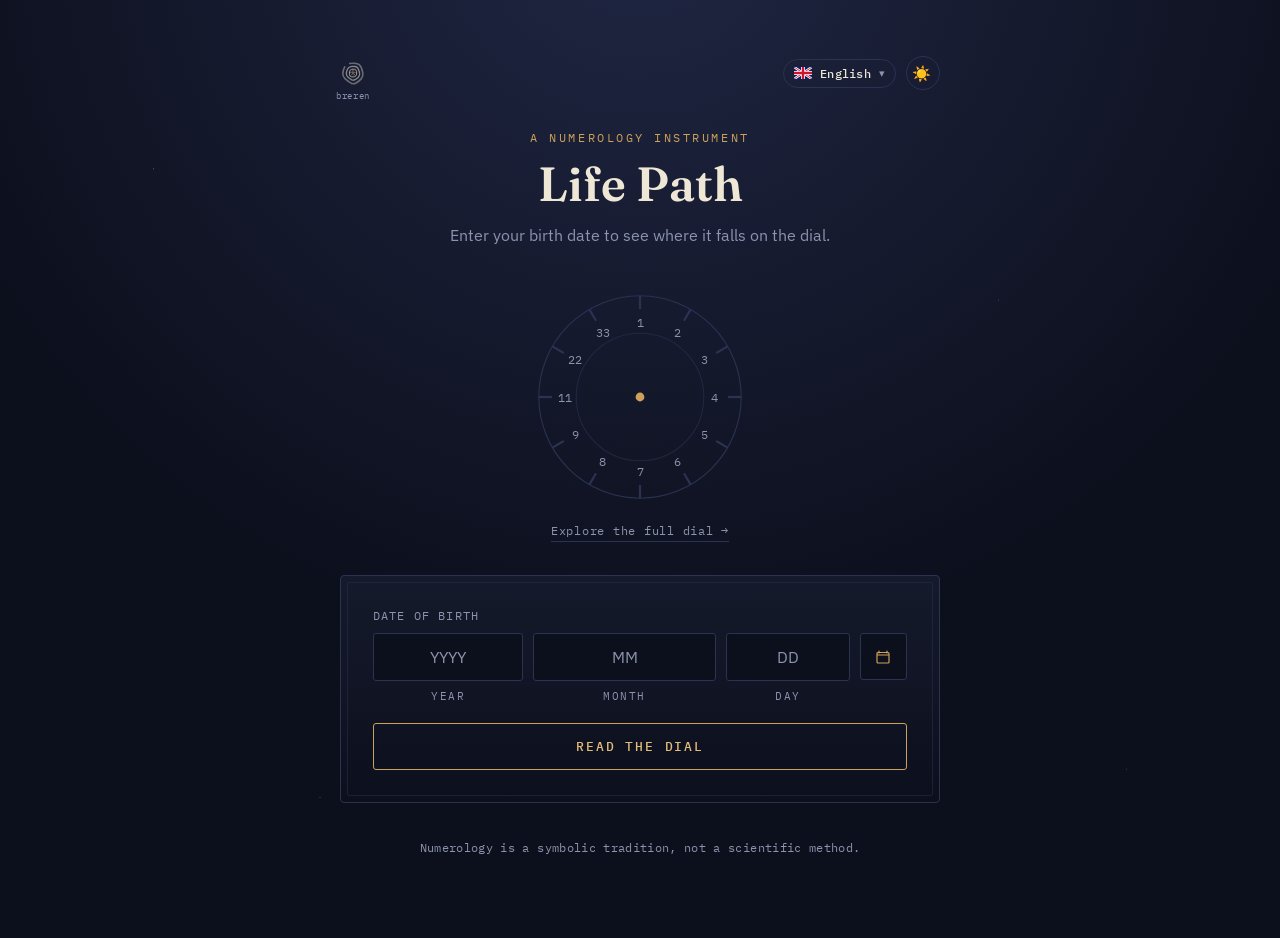
<file: src/index.html>
<!DOCTYPE html>
<html lang="en">
<head>
<meta charset="UTF-8">
<meta name="viewport" content="width=device-width, initial-scale=1.0">
<script>
(function () {
  var STORAGE_KEY = 'lifepath-theme';
  var fromQuery = new URLSearchParams(location.search).get('theme');
  var theme = (fromQuery === 'light' || fromQuery === 'dark') ? fromQuery : (localStorage.getItem(STORAGE_KEY) || 'dark');
  if (fromQuery) localStorage.setItem(STORAGE_KEY, theme);
  document.documentElement.setAttribute('data-theme', theme);
})();
</script>
<title>Life Path Number Calculator</title>
<link rel="stylesheet" href="styles.css">
</head>
<body>
<div class="container">
  <div class="topbar">
    <div class="topbar-left">
      <div class="topbar-brand">
        <a href="https://breren.com" class="topbar-logo" title="breren">
          <svg class="topbar-logo-svg" viewBox="0 0 512 512" role="img" aria-label="breren">
            <path class="outer" fill="none" stroke-width="32" stroke-linecap="round"
                  d="M 191.0 68.5 Q 256.0 59.9 321.7 67.6 Q 387.3 75.2 412.8 136.1
                     Q 438.2 196.8 449.0 259.5 Q 459.8 322.2 417.5 371.3
                     Q 375.2 420.2 315.6 452.1 Q 256.0 484.0 200.4 446.5
                     Q 144.7 409.1 97.4 366.0 Q 50.0 322.9 55.5 257.7
                     Q 60.8 192.6 93.4 134.8"/>
            <path class="middle" fill="none" stroke-width="26"
                  d="M 212.5 128.8 Q 256.0 121.5 300.2 127.9 Q 344.5 134.2 361.0 175.4
                     Q 377.4 216.6 386.1 258.9 Q 394.7 301.1 365.6 333.9
                     Q 336.4 366.7 296.2 387.7 Q 256.0 408.8 219.2 383.1
                     Q 182.2 357.5 150.9 329.0 Q 119.4 300.3 124.8 257.7
                     Q 130.3 215.2 149.5 175.6 Q 168.9 136.1 212.5 128.8 Z"/>
            <path class="inner" fill="none" stroke-width="19"
                  d="M 225.3 185.4 Q 256.0 176.2 288.3 183.8 Q 320.5 191.5 325.9 223.7
                     Q 331.2 256.0 325.1 287.5 Q 318.9 318.9 287.5 328.5
                     Q 256.0 338.1 222.9 330.1 Q 189.9 322.1 186.5 289.1
                     Q 183.0 256.0 188.9 225.3 Q 194.8 194.8 225.3 185.4 Z"/>
            <circle class="hut" cx="256.0" cy="216.7" r="15.6"/>
            <circle class="hut" cx="291.5" cy="244.4" r="12.0"/>
            <circle class="hut" cx="280.2" cy="289.3" r="13.2"/>
            <circle class="hut" cx="235.2" cy="284.7" r="10.8"/>
            <circle class="hut" cx="215.2" cy="242.7" r="14.4"/>
            <circle class="hut" cx="256.0" cy="256.0" r="18.0"/>
          </svg>
        </a>
        <span class="topbar-logo-caption">breren</span>
      </div>
    </div>
    <div class="topbar-right">
      <div class="lang-picker">
        <button class="lang-trigger" id="lang-trigger" type="button" aria-haspopup="listbox" aria-expanded="false">
          <span class="flag" id="lang-trigger-flag"></span>
          <span id="lang-trigger-name"></span>
          <span class="chevron">▾</span>
        </button>
        <ul class="lang-menu" id="lang-menu" role="listbox" hidden></ul>
      </div>
      <button class="theme-btn" id="theme-toggle" type="button"></button>
    </div>
  </div>

  <span class="eyebrow" id="txtEyebrow"></span>
  <h1 id="txtTitle"></h1>
  <p class="subtitle" id="txtSubtitle"></p>

  <a class="dial-wrap dial-link" id="dialWrap" href="numbers.html"></a>
  <p class="dial-caption"><a href="numbers.html" id="txtDialCaption"></a></p>

  <div class="card">
    <div class="dob-label-row">
      <label id="dobLabel"></label>
      <button type="button" id="dobClear" class="dob-clear" hidden></button>
    </div>
    <div class="dob-picker">
      <div class="dob-row">
        <div class="dob-field">
          <input type="number" id="dobYear" aria-labelledby="dobLabel" placeholder="YYYY" autocomplete="off">
          <span class="dob-field-label" id="txtYearLabel"></span>
        </div>
        <div class="dob-field">
          <input type="text" id="dobMonth" aria-labelledby="dobLabel" placeholder="MM" autocomplete="off">
          <span class="dob-field-label" id="txtMonthLabel"></span>
        </div>
        <div class="dob-field">
          <input type="number" id="dobDay" aria-labelledby="dobLabel" placeholder="DD" autocomplete="off">
          <span class="dob-field-label" id="txtDayLabel"></span>
        </div>
        <div class="dob-field dob-field-toggle">
          <button type="button" id="dobTrigger" class="dob-cal-toggle" aria-haspopup="dialog" aria-expanded="false">
            <svg width="16" height="16" viewBox="0 0 16 16" aria-hidden="true">
              <path d="M4 2v2M12 2v2M2.5 6h11M3 3.5h10a1 1 0 0 1 1 1V13a1 1 0 0 1-1 1H3a1 1 0 0 1-1-1V4.5a1 1 0 0 1 1-1Z" fill="none" stroke="currentColor" stroke-width="1.2" stroke-linecap="round" stroke-linejoin="round"/>
            </svg>
          </button>
          <span class="dob-field-label" aria-hidden="true">&nbsp;</span>
        </div>
      </div>

      <div id="dobPopup" class="dob-popup" role="dialog" aria-label="Choose date of birth" hidden>
        <div class="dob-popup-jump">
          <select id="calYear" aria-label="Year"></select>
          <select id="calMonth" aria-label="Month"></select>
        </div>
        <div class="dob-weekdays" id="dobWeekdays"></div>
        <div id="calGrid" class="dob-grid"></div>
      </div>
    </div>
    <button id="calculate"></button>
  </div>

  <div class="card" id="result">
    <div class="number-display">
      <div class="big" id="number"></div>
      <div class="title" id="numberTitle"></div>
    </div>
    <div class="meaning" id="meaning"></div>
    <div class="details" id="details"></div>
    <div class="figures" id="figures"></div>
    <button class="breakdown-toggle" id="toggleBreakdown"></button>
    <div class="breakdown" id="breakdown" style="display:none;"></div>
  </div>

  <footer id="txtFooter"></footer>
</div>

<script src="data.js"></script>
<script src="wheel.js"></script>
<script src="theme.js"></script>
<script src="i18n/engine.js"></script>
<script src="i18n/en.js"></script>
<script src="i18n/es.js"></script>
<script src="i18n/gl.js"></script>
<script src="i18n/zh.js"></script>
<script src="i18n/hi.js"></script>
<script src="i18n/ar.js"></script>
<script src="i18n/fr.js"></script>
<script src="i18n/bn.js"></script>
<script src="i18n/pt.js"></script>
<script src="i18n/ru.js"></script>
<script src="i18n/ur.js"></script>
<script src="i18n/id.js"></script>
<script src="i18n/de.js"></script>
<script src="i18n/ja.js"></script>
<script src="i18n/sw.js"></script>
<script src="i18n/te.js"></script>
<script src="i18n/tr.js"></script>
<script src="i18n/ta.js"></script>
<script src="i18n/vi.js"></script>
<script src="i18n/ko.js"></script>
<script src="i18n/it.js"></script>
<script src="i18n/fa.js"></script>
<script src="i18n/pa.js"></script>
<script src="i18n/th.js"></script>
<script src="i18n/eo.js"></script>
<script src="people.js"></script>
<script>
  function reduce(n, steps) {
    while (n > 9 && n !== 11 && n !== 22 && n !== 33) {
      const digits = String(n).split('').map(Number);
      const next = digits.reduce((a, b) => a + b, 0);
      steps.push(`${digits.join(' + ')} = ${next}`);
      n = next;
    }
    return n;
  }

  function calculateLifePath(year, month, day) {
    const steps = [];

    steps.push(`Month: ${month}`);
    const mSteps = [];
    const m = reduce(month, mSteps);
    mSteps.forEach(s => steps.push('  ' + s));
    steps.push(`  -> ${m}`);

    steps.push(`Day: ${day}`);
    const dSteps = [];
    const d = reduce(day, dSteps);
    dSteps.forEach(s => steps.push('  ' + s));
    steps.push(`  -> ${d}`);

    steps.push(`Year: ${year}`);
    const ySteps = [];
    const y = reduce(year, ySteps);
    ySteps.forEach(s => steps.push('  ' + s));
    steps.push(`  -> ${y}`);

    const total = m + d + y;
    steps.push(`Sum: ${m} + ${d} + ${y} = ${total}`);

    const finalSteps = [];
    const result = reduce(total, finalSteps);
    finalSteps.forEach(s => steps.push('  ' + s));

    return { result, breakdown: steps.join('\n') };
  }

  const dial = buildDial(220);
  document.getElementById('dialWrap').appendChild(dial);

  Theme.setupThemeToggle(I18N.t);

  const DOB_STORAGE_KEY = 'lifepath-dob';
  const currentYear = new Date().getFullYear();

  function daysInMonth(year, month) {
    return new Date(year, month, 0).getDate();
  }

  const trigger = document.getElementById('dobTrigger');
  const popup = document.getElementById('dobPopup');
  const yearSelect = document.getElementById('calYear');
  const monthSelect = document.getElementById('calMonth');
  const grid = document.getElementById('calGrid');
  const yearInput = document.getElementById('dobYear');
  const monthInput = document.getElementById('dobMonth');
  const dayInput = document.getElementById('dobDay');
  const dobClearBtn = document.getElementById('dobClear');

  const yearOpts = [];
  for (let y = currentYear; y >= 1900; y--) yearOpts.push(y);
  yearSelect.innerHTML = yearOpts.map(y => `<option value="${y}">${y}</option>`).join('');

  yearInput.min = 1900;
  yearInput.max = currentYear;

  let viewYear = currentYear - 25;
  let viewMonth = 0; // 0-11

  function monthNames() {
    return I18N.t('monthNames');
  }

  function parseMonth(raw) {
    const value = String(raw).trim();
    if (!value) return null;
    if (/^\d+$/.test(value)) {
      const n = Number(value);
      return n >= 1 && n <= 12 ? n : null;
    }
    const lower = value.toLowerCase();
    const idx = monthNames().findIndex(name => name.toLowerCase().startsWith(lower));
    return idx === -1 ? null : idx + 1;
  }

  function getSelected() {
    const year = Number(yearInput.value);
    const month = parseMonth(monthInput.value);
    const day = Number(dayInput.value);
    if (!yearInput.value || year < 1900 || year > currentYear) return null;
    if (month === null) return null;
    if (!dayInput.value || day < 1 || day > daysInMonth(year, month)) return null;
    return { year, month, day };
  }

  function updateClearVisibility() {
    dobClearBtn.hidden = !(yearInput.value || monthInput.value || dayInput.value);
  }

  function saveDob() {
    const selected = getSelected();
    if (selected) {
      localStorage.setItem(DOB_STORAGE_KEY, JSON.stringify(selected));
    } else if (!yearInput.value && !monthInput.value && !dayInput.value) {
      localStorage.removeItem(DOB_STORAGE_KEY);
    }
  }

  function loadDob() {
    try {
      const raw = localStorage.getItem(DOB_STORAGE_KEY);
      if (!raw) return;
      const saved = JSON.parse(raw);
      if (!saved || !saved.year || !saved.month || !saved.day) return;
      yearInput.value = saved.year;
      monthInput.value = saved.month;
      dayInput.value = saved.day;
    } catch (e) {
      localStorage.removeItem(DOB_STORAGE_KEY);
    }
  }

  function clearDob() {
    yearInput.value = '';
    monthInput.value = '';
    dayInput.value = '';
    localStorage.removeItem(DOB_STORAGE_KEY);
    updateClearVisibility();
    resultEl.classList.remove('visible');
    yearInput.focus();
  }

  function renderGrid() {
    yearSelect.value = viewYear;
    monthSelect.value = viewMonth;

    const selected = getSelected();
    const firstWeekday = new Date(viewYear, viewMonth, 1).getDay();
    const total = daysInMonth(viewYear, viewMonth + 1);

    grid.innerHTML = '';
    for (let i = 0; i < firstWeekday; i++) {
      grid.appendChild(document.createElement('span'));
    }
    for (let d = 1; d <= total; d++) {
      const cell = document.createElement('button');
      cell.type = 'button';
      cell.className = 'dob-day';
      cell.textContent = d;
      if (selected && selected.year === viewYear && selected.month === viewMonth + 1 && selected.day === d) {
        cell.classList.add('dob-day-selected');
        cell.setAttribute('aria-selected', 'true');
      }
      cell.addEventListener('click', () => {
        yearInput.value = viewYear;
        monthInput.value = viewMonth + 1;
        dayInput.value = d;
        saveDob();
        updateClearVisibility();
        closePopup();
      });
      grid.appendChild(cell);
    }
  }

  function openPopup() {
    const selected = getSelected();
    const fallbackMonth = parseMonth(monthInput.value);
    viewYear = selected ? selected.year : (Number(yearInput.value) || currentYear - 25);
    viewMonth = selected ? selected.month - 1 : (fallbackMonth !== null ? fallbackMonth - 1 : 0);
    popup.hidden = false;
    trigger.setAttribute('aria-expanded', 'true');
    renderGrid();
  }

  function closePopup() {
    popup.hidden = true;
    trigger.setAttribute('aria-expanded', 'false');
  }

  trigger.addEventListener('click', () => {
    if (popup.hidden) openPopup(); else closePopup();
  });

  yearSelect.addEventListener('change', () => {
    viewYear = Number(yearSelect.value);
    renderGrid();
  });

  monthSelect.addEventListener('change', () => {
    viewMonth = Number(monthSelect.value);
    renderGrid();
  });

  [yearInput, monthInput, dayInput].forEach(el => {
    el.addEventListener('input', () => {
      if (!popup.hidden) renderGrid();
      saveDob();
      updateClearVisibility();
    });
    el.addEventListener('keydown', (e) => {
      if (e.key === 'Enter') btn.click();
    });
  });

  dobClearBtn.addEventListener('click', clearDob);

  document.addEventListener('click', (e) => {
    if (!popup.hidden && !popup.contains(e.target) && !trigger.contains(e.target) &&
      ![yearInput, monthInput, dayInput].includes(e.target)) closePopup();
  });

  document.addEventListener('keydown', (e) => {
    if (e.key === 'Escape' && !popup.hidden) closePopup();
  });

  const btn = document.getElementById('calculate');
  const resultEl = document.getElementById('result');
  const numberEl = document.getElementById('number');
  const numberTitleEl = document.getElementById('numberTitle');
  const meaningEl = document.getElementById('meaning');
  const detailsEl = document.getElementById('details');
  const figuresEl = document.getElementById('figures');
  const breakdownEl = document.getElementById('breakdown');
  const toggleBtn = document.getElementById('toggleBreakdown');
  let breakdownShowing = false;

  toggleBtn.addEventListener('click', () => {
    breakdownShowing = breakdownEl.style.display === 'none';
    breakdownEl.style.display = breakdownShowing ? 'block' : 'none';
    toggleBtn.textContent = I18N.t(breakdownShowing ? 'hideWorking' : 'showWorking');
  });

  btn.addEventListener('click', () => {
    const selected = getSelected();
    if (!selected) {
      const invalid = !yearInput.value || Number(yearInput.value) < 1900 || Number(yearInput.value) > currentYear
        ? yearInput
        : parseMonth(monthInput.value) === null ? monthInput : dayInput;
      invalid.focus();
      return;
    }
    saveDob();
    const { year, month, day } = selected;
    const { result, breakdown } = calculateLifePath(year, month, day);
    const data = I18N.lifePathData()[result];

    setDialActive(dial, result);

    numberEl.textContent = result;
    numberTitleEl.textContent = data ? data.title : '';
    meaningEl.innerHTML = data ? data.meaning : '';

    detailsEl.innerHTML = '';
    if (data && data.details && data.details.length) {
      detailsEl.appendChild(buildDetailsSection(data.details));
    }

    figuresEl.innerHTML = '';
    if (data && data.figures.length) {
      const label = document.createElement('div');
      label.className = 'figures-label';
      label.textContent = I18N.t('figuresLabel');
      figuresEl.appendChild(label);
      figuresEl.appendChild(buildPeopleSection(shuffledCopy(data.figures)));
    }

    breakdownEl.textContent = breakdown;
    breakdownEl.style.display = 'none';
    breakdownShowing = false;
    toggleBtn.textContent = I18N.t('showWorking');
    resultEl.classList.add('visible');
  });

  function applyTexts() {
    document.getElementById('txtEyebrow').textContent = I18N.t('eyebrowIndex');
    document.getElementById('txtTitle').textContent = I18N.t('titleIndex');
    document.getElementById('txtSubtitle').textContent = I18N.t('subtitleIndex');
    document.getElementById('dialWrap').setAttribute('aria-label', I18N.t('dialAriaLabel'));
    document.getElementById('txtDialCaption').textContent = I18N.t('dialCaption');
    document.getElementById('dobLabel').textContent = I18N.t('dobLabel');
    dobClearBtn.textContent = I18N.t('dobClear');
    document.getElementById('txtYearLabel').textContent = I18N.t('yearFieldLabel');
    document.getElementById('txtMonthLabel').textContent = I18N.t('monthFieldLabel');
    document.getElementById('txtDayLabel').textContent = I18N.t('dayFieldLabel');
    trigger.setAttribute('aria-label', I18N.t('openCalendar'));
    btn.textContent = I18N.t('calculateBtn');
    toggleBtn.textContent = I18N.t(breakdownShowing ? 'hideWorking' : 'showWorking');
    document.getElementById('txtFooter').textContent = I18N.t('footerIndex');

    const weekdays = I18N.t('weekdayShort');
    document.getElementById('dobWeekdays').innerHTML = weekdays.map(d => `<span>${d}</span>`).join('');
    monthSelect.innerHTML = monthNames().map((name, i) => `<option value="${i}">${name}</option>`).join('');

    if (!popup.hidden) renderGrid();

    if (resultEl.classList.contains('visible')) {
      btn.click();
    }
  }

  I18N.init(() => {
    applyTexts();
  });

  loadDob();
  updateClearVisibility();
</script>
</body>
</html>
</file>
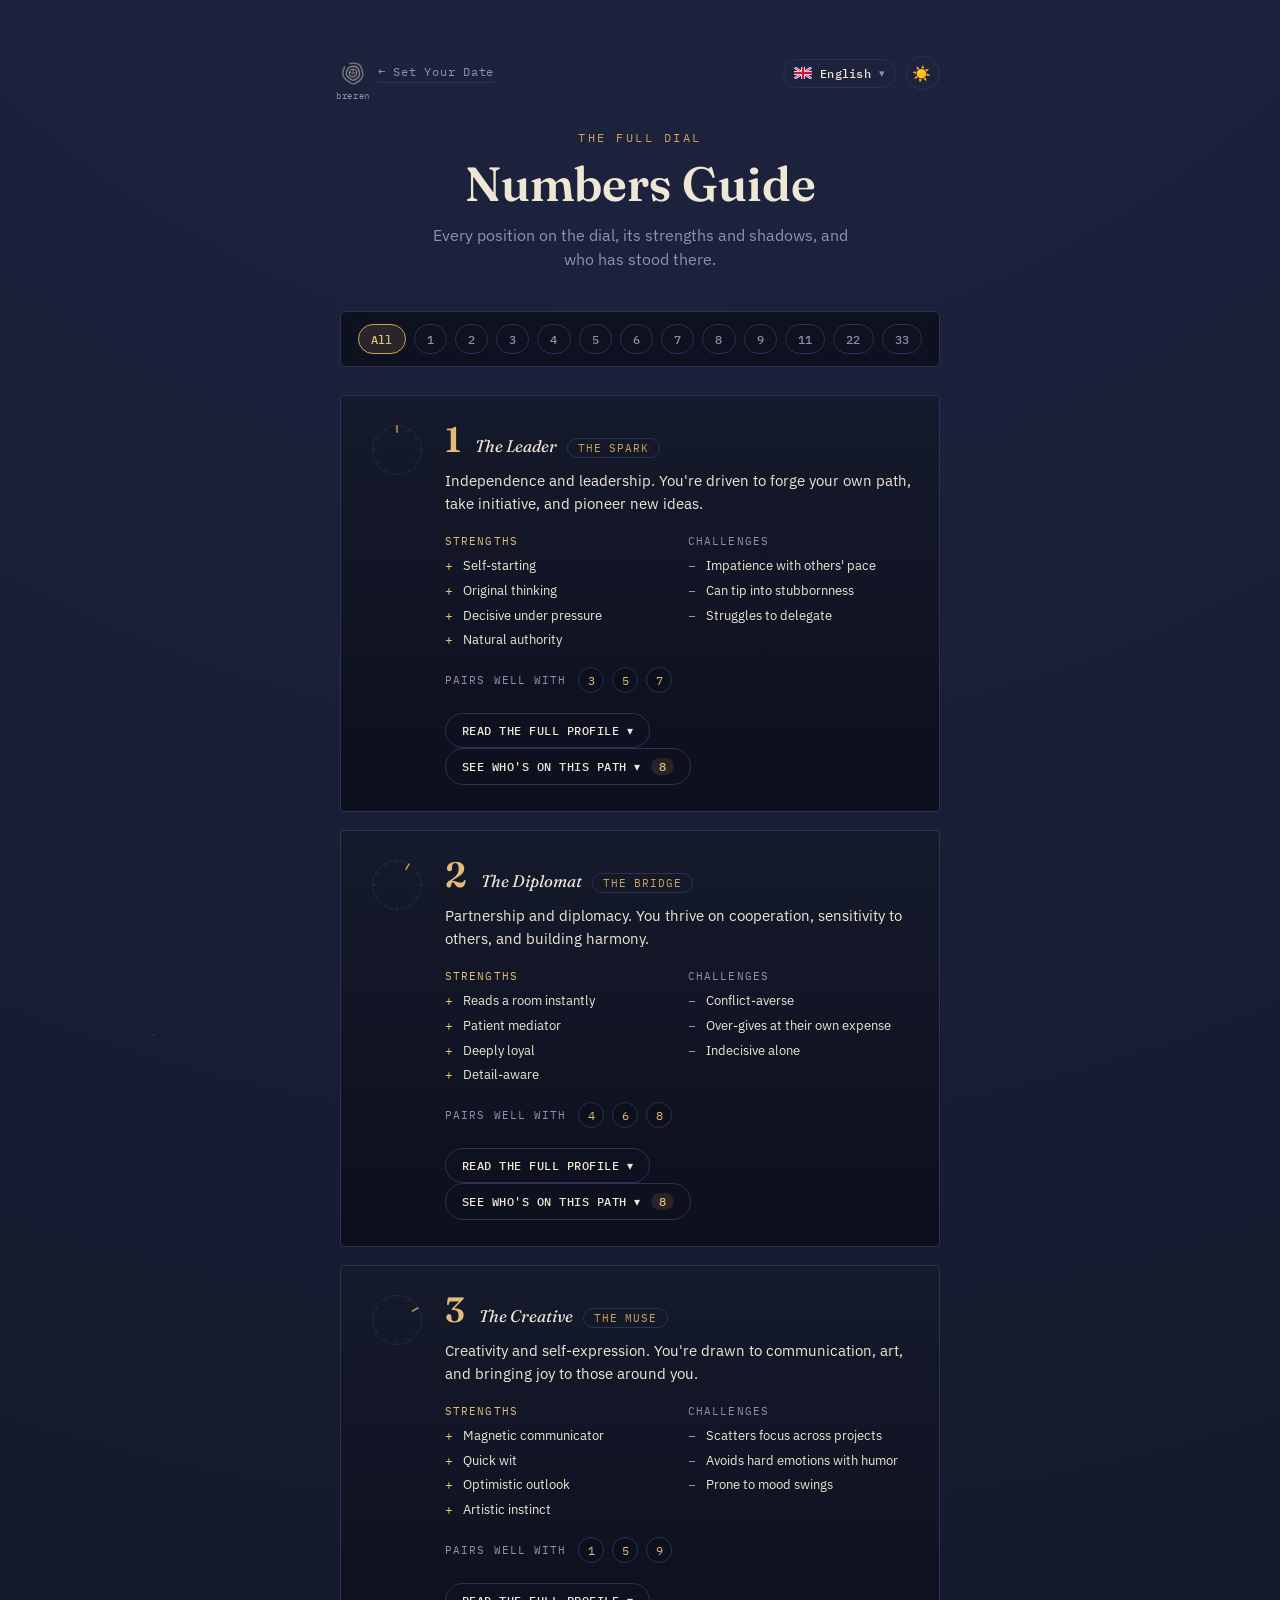
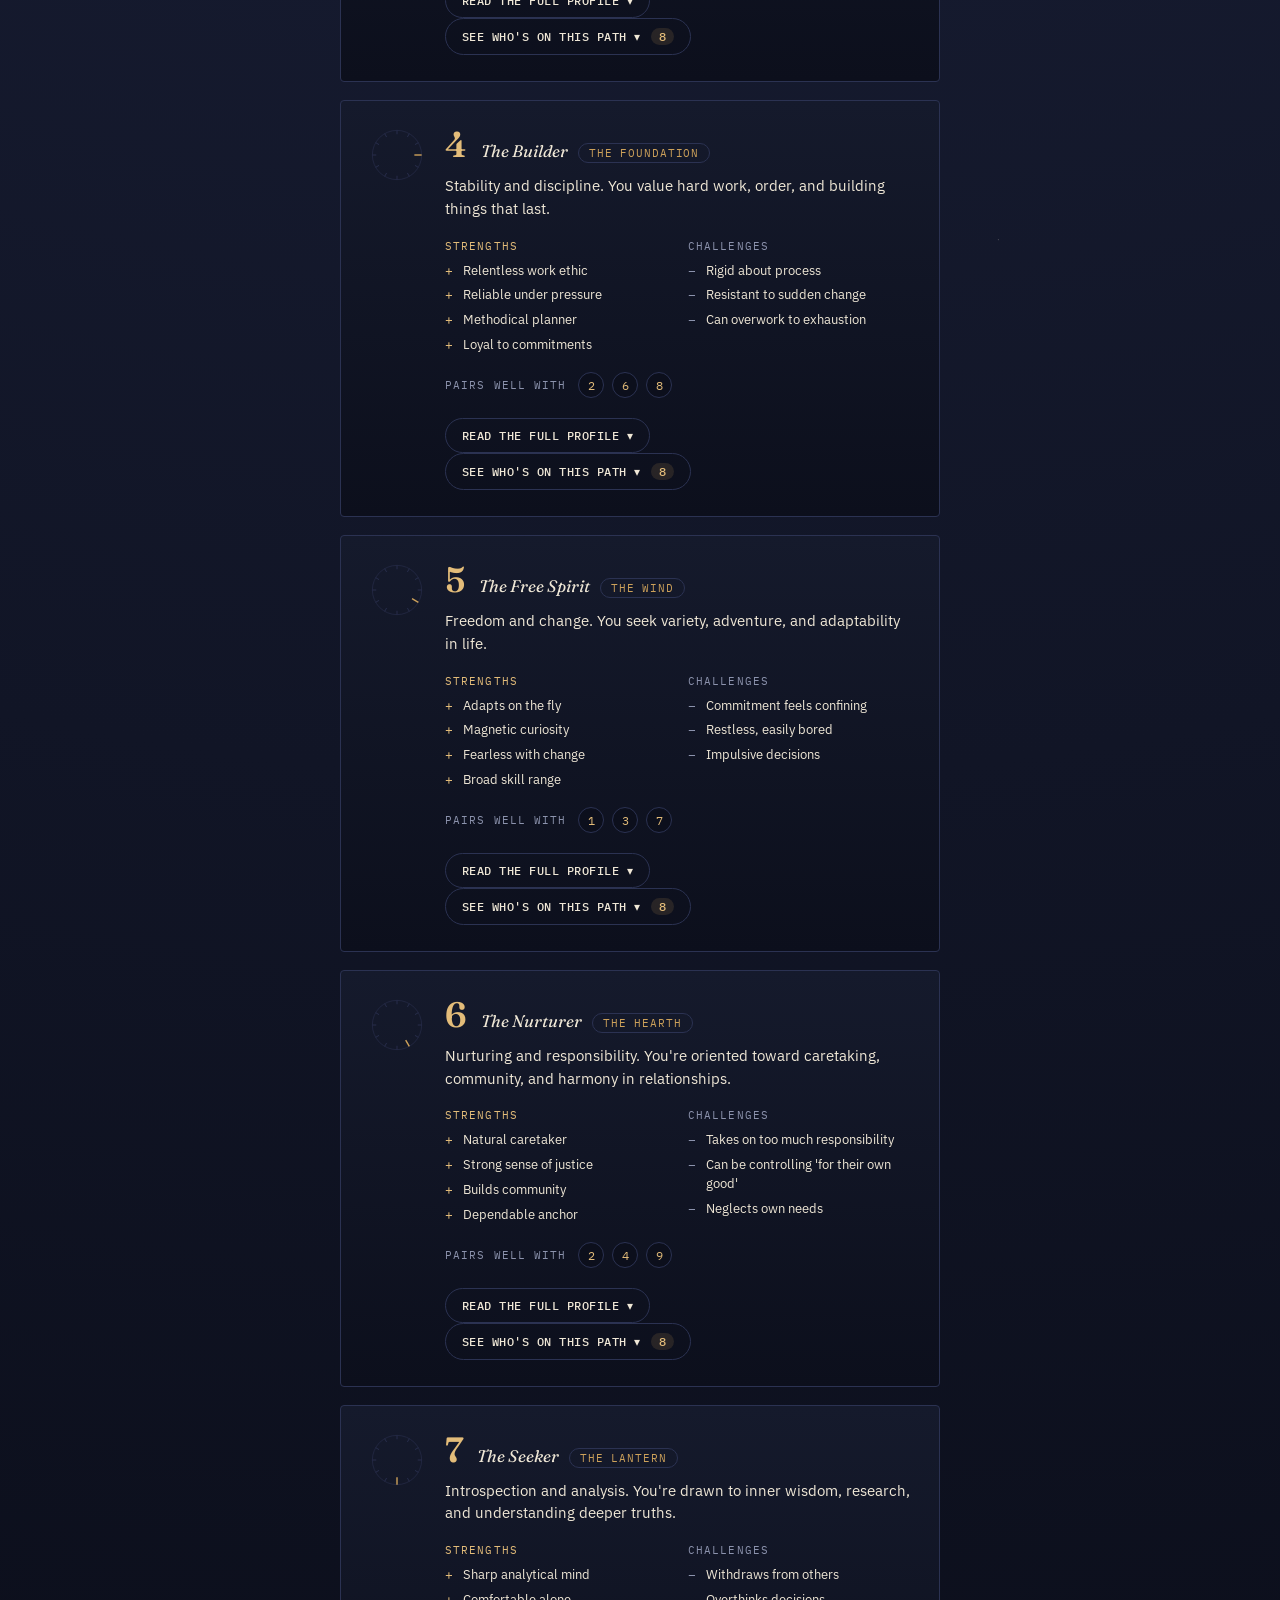
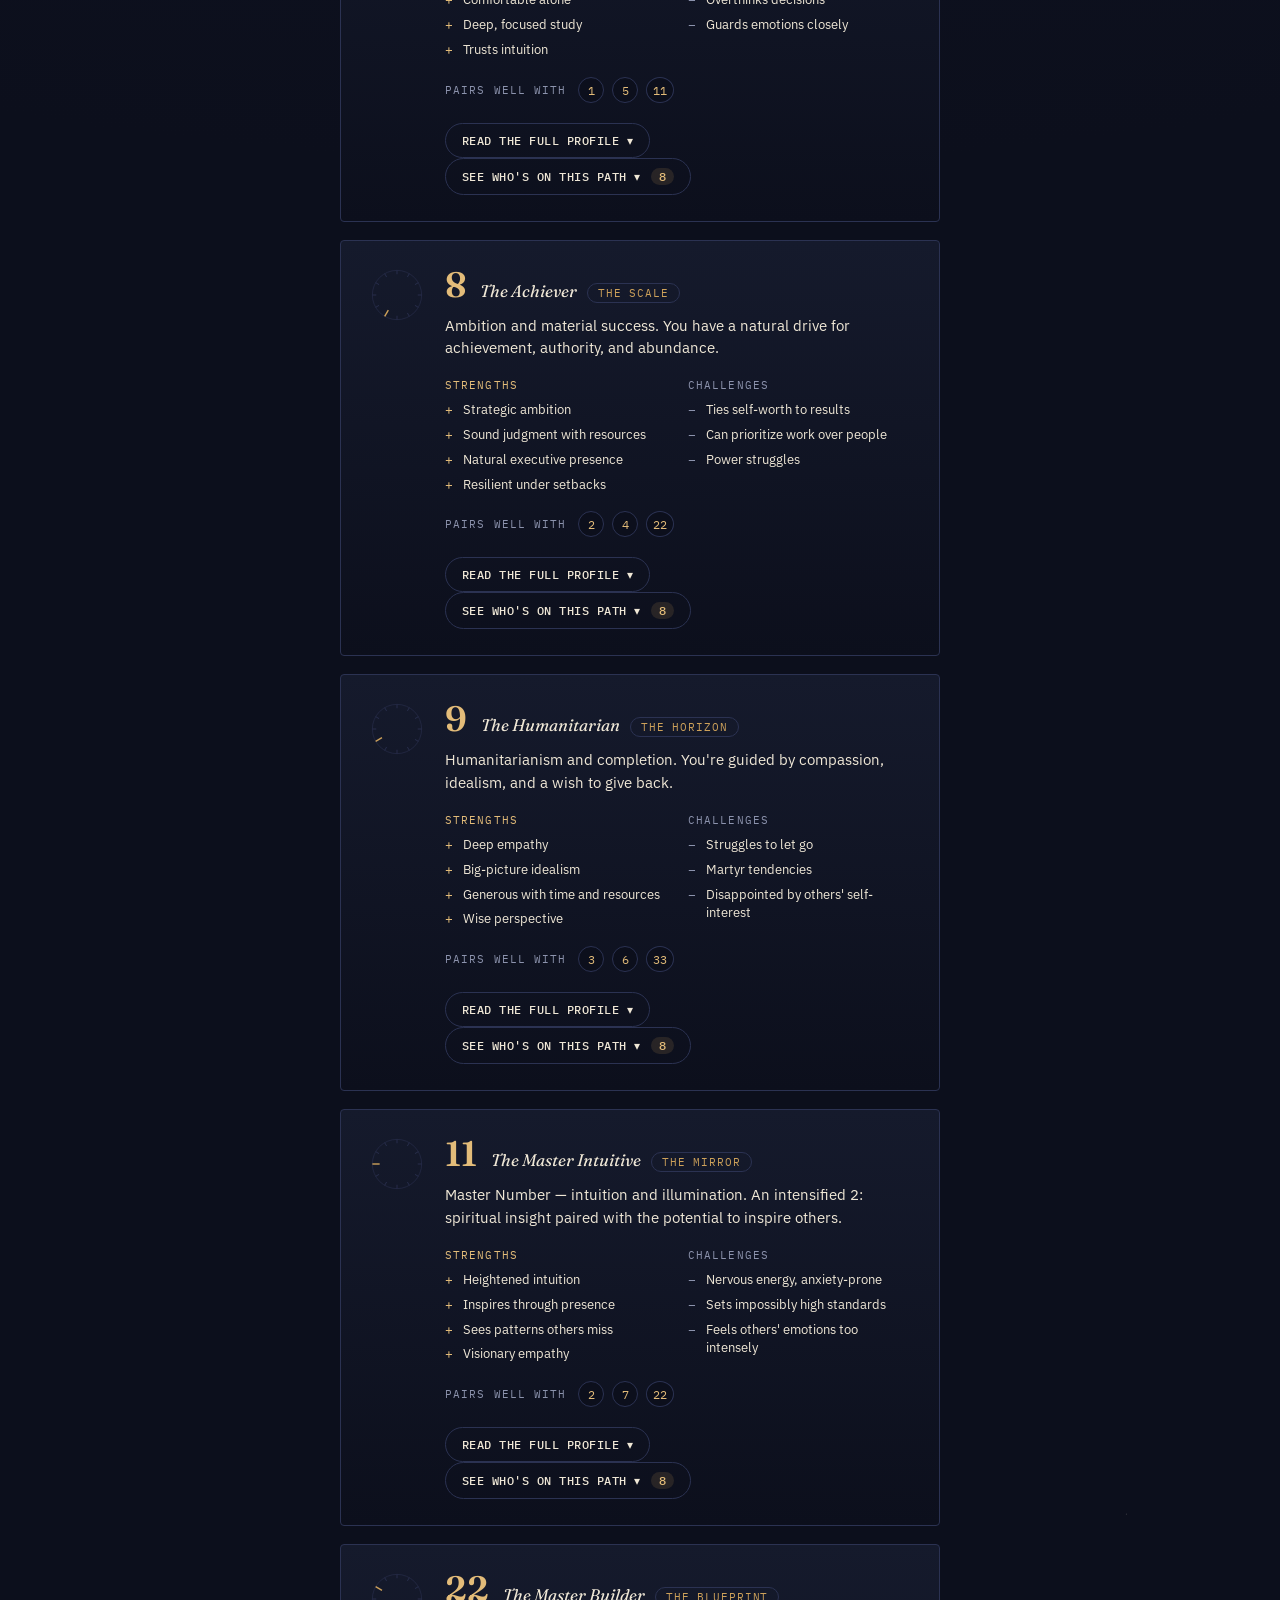
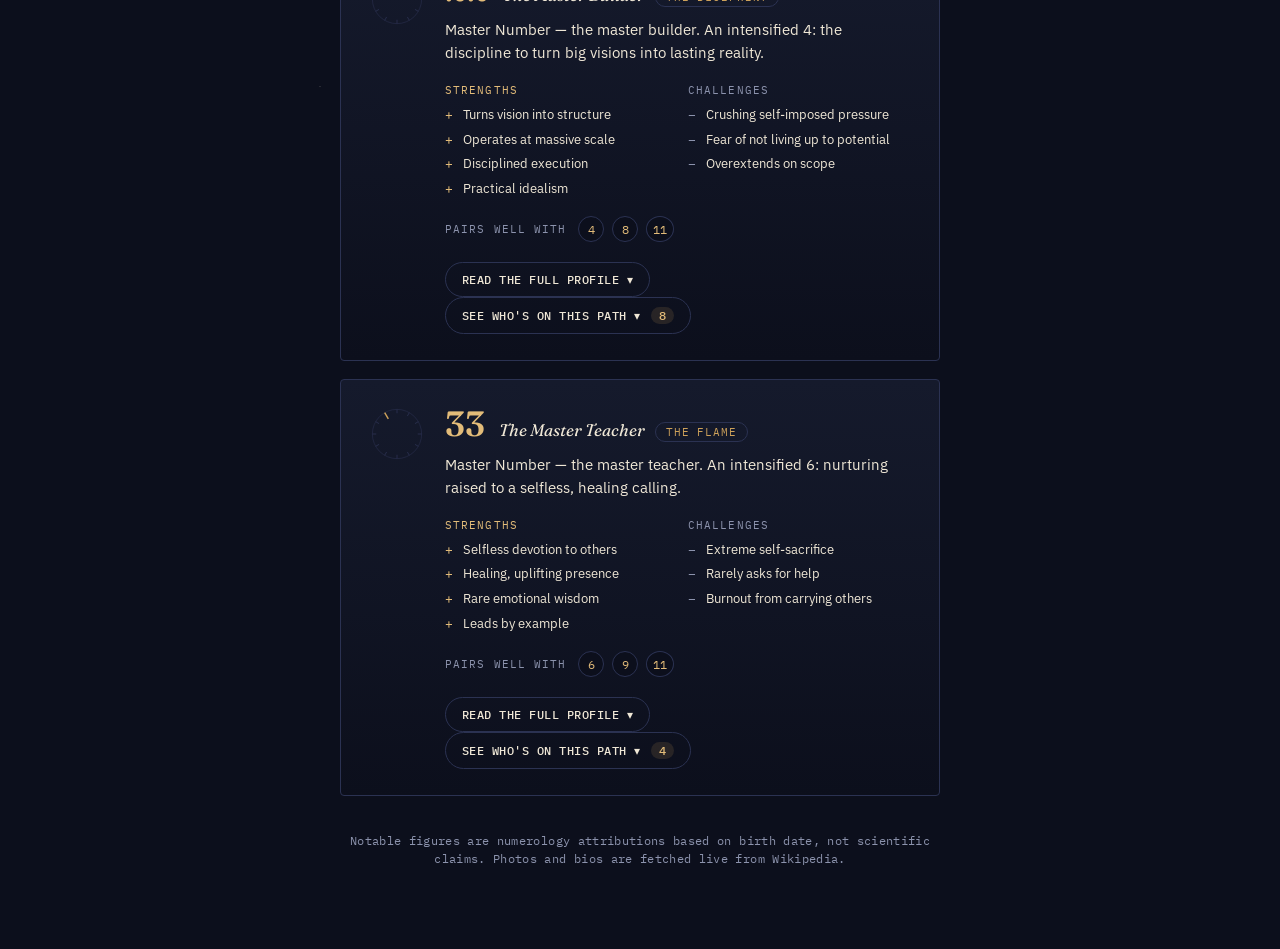
<file: src/numbers.html>
<!DOCTYPE html>
<html lang="en">
<head>
<meta charset="UTF-8">
<meta name="viewport" content="width=device-width, initial-scale=1.0">
<script>
(function () {
  var STORAGE_KEY = 'lifepath-theme';
  var fromQuery = new URLSearchParams(location.search).get('theme');
  var theme = (fromQuery === 'light' || fromQuery === 'dark') ? fromQuery : (localStorage.getItem(STORAGE_KEY) || 'dark');
  if (fromQuery) localStorage.setItem(STORAGE_KEY, theme);
  document.documentElement.setAttribute('data-theme', theme);
})();
</script>
<title>Life Path Numbers Guide</title>
<link rel="stylesheet" href="styles.css">
</head>
<body>
<div class="container">
  <div class="topbar">
    <div class="topbar-left">
      <div class="topbar-brand">
        <a href="https://breren.com" class="topbar-logo" title="breren">
          <svg class="topbar-logo-svg" viewBox="0 0 512 512" role="img" aria-label="breren">
            <path class="outer" fill="none" stroke-width="32" stroke-linecap="round"
                  d="M 191.0 68.5 Q 256.0 59.9 321.7 67.6 Q 387.3 75.2 412.8 136.1
                     Q 438.2 196.8 449.0 259.5 Q 459.8 322.2 417.5 371.3
                     Q 375.2 420.2 315.6 452.1 Q 256.0 484.0 200.4 446.5
                     Q 144.7 409.1 97.4 366.0 Q 50.0 322.9 55.5 257.7
                     Q 60.8 192.6 93.4 134.8"/>
            <path class="middle" fill="none" stroke-width="26"
                  d="M 212.5 128.8 Q 256.0 121.5 300.2 127.9 Q 344.5 134.2 361.0 175.4
                     Q 377.4 216.6 386.1 258.9 Q 394.7 301.1 365.6 333.9
                     Q 336.4 366.7 296.2 387.7 Q 256.0 408.8 219.2 383.1
                     Q 182.2 357.5 150.9 329.0 Q 119.4 300.3 124.8 257.7
                     Q 130.3 215.2 149.5 175.6 Q 168.9 136.1 212.5 128.8 Z"/>
            <path class="inner" fill="none" stroke-width="19"
                  d="M 225.3 185.4 Q 256.0 176.2 288.3 183.8 Q 320.5 191.5 325.9 223.7
                     Q 331.2 256.0 325.1 287.5 Q 318.9 318.9 287.5 328.5
                     Q 256.0 338.1 222.9 330.1 Q 189.9 322.1 186.5 289.1
                     Q 183.0 256.0 188.9 225.3 Q 194.8 194.8 225.3 185.4 Z"/>
            <circle class="hut" cx="256.0" cy="216.7" r="15.6"/>
            <circle class="hut" cx="291.5" cy="244.4" r="12.0"/>
            <circle class="hut" cx="280.2" cy="289.3" r="13.2"/>
            <circle class="hut" cx="235.2" cy="284.7" r="10.8"/>
            <circle class="hut" cx="215.2" cy="242.7" r="14.4"/>
            <circle class="hut" cx="256.0" cy="256.0" r="18.0"/>
          </svg>
        </a>
        <span class="topbar-logo-caption">breren</span>
      </div>
      <a href="index.html" class="topbar-back" id="txtBackToSetDate"></a>
    </div>
    <div class="topbar-right">
      <div class="lang-picker">
        <button class="lang-trigger" id="lang-trigger" type="button" aria-haspopup="listbox" aria-expanded="false">
          <span class="flag" id="lang-trigger-flag"></span>
          <span id="lang-trigger-name"></span>
          <span class="chevron">▾</span>
        </button>
        <ul class="lang-menu" id="lang-menu" role="listbox" hidden></ul>
      </div>
      <button class="theme-btn" id="theme-toggle" type="button"></button>
    </div>
  </div>

  <span class="eyebrow" id="txtEyebrow"></span>
  <h1 id="txtTitle"></h1>
  <p class="subtitle" id="txtSubtitle"></p>

  <div id="filter-bar" class="filter-bar"></div>

  <div id="list"></div>

  <footer id="txtFooter"></footer>
</div>

<script src="data.js"></script>
<script src="wheel.js"></script>
<script src="theme.js"></script>
<script src="i18n/engine.js"></script>
<script src="i18n/en.js"></script>
<script src="i18n/es.js"></script>
<script src="i18n/gl.js"></script>
<script src="i18n/zh.js"></script>
<script src="i18n/hi.js"></script>
<script src="i18n/ar.js"></script>
<script src="i18n/fr.js"></script>
<script src="i18n/bn.js"></script>
<script src="i18n/pt.js"></script>
<script src="i18n/ru.js"></script>
<script src="i18n/ur.js"></script>
<script src="i18n/id.js"></script>
<script src="i18n/de.js"></script>
<script src="i18n/ja.js"></script>
<script src="i18n/sw.js"></script>
<script src="i18n/te.js"></script>
<script src="i18n/tr.js"></script>
<script src="i18n/ta.js"></script>
<script src="i18n/vi.js"></script>
<script src="i18n/ko.js"></script>
<script src="i18n/it.js"></script>
<script src="i18n/fa.js"></script>
<script src="i18n/pa.js"></script>
<script src="i18n/th.js"></script>
<script src="i18n/eo.js"></script>
<script src="people.js"></script>
<script>
  const listEl = document.getElementById('list');
  const filterBarEl = document.getElementById('filter-bar');

  Theme.setupThemeToggle(I18N.t);

  const selected = new Set();
  let allChip;

  function render() {
    allChip.classList.toggle('filter-chip-active', selected.size === 0);
    filterBarEl.querySelectorAll('.filter-chip[data-number]').forEach(chip => {
      chip.classList.toggle('filter-chip-active', selected.has(Number(chip.dataset.number)));
    });
    listEl.querySelectorAll('.guide-card').forEach(card => {
      card.hidden = selected.size > 0 && !selected.has(Number(card.dataset.number));
    });
  }

  function buildFilterBar() {
    filterBarEl.innerHTML = '';

    allChip = document.createElement('button');
    allChip.type = 'button';
    allChip.className = 'filter-chip' + (selected.size === 0 ? ' filter-chip-active' : '');
    allChip.textContent = I18N.t('filterAll');
    allChip.addEventListener('click', () => {
      selected.clear();
      render();
    });
    filterBarEl.appendChild(allChip);

    WHEEL_ORDER.forEach(n => {
      const chip = document.createElement('button');
      chip.type = 'button';
      chip.className = 'filter-chip' + (selected.has(n) ? ' filter-chip-active' : '');
      chip.textContent = n;
      chip.dataset.number = n;
      chip.addEventListener('click', () => {
        if (selected.has(n)) {
          selected.delete(n);
        } else {
          selected.add(n);
        }
        render();
      });
      filterBarEl.appendChild(chip);
    });
  }

  function buildList() {
    const data = I18N.lifePathData();
    listEl.innerHTML = '';

    WHEEL_ORDER.forEach(n => {
      const item = data[n];

      const card = document.createElement('div');
      card.className = 'guide-card';
      card.dataset.number = n;
      card.hidden = selected.size > 0 && !selected.has(n);

      const dial = buildMiniDial(n, 56);
      card.appendChild(dial);

      const body = document.createElement('div');
      body.className = 'guide-body';

      const strengthItems = item.strengths.map(s => `<li>${s}</li>`).join('');
      const challengeItems = item.challenges.map(c => `<li>${c}</li>`).join('');
      const compatItems = item.compatible.map(c => `<span class="compat-badge">${c}</span>`).join('');

      body.innerHTML = `
        <div class="guide-header">
          <div class="num">${n}</div>
          <div class="guide-heading">
            <div class="title">${item.title}</div>
            <div class="symbol">${item.symbol}</div>
          </div>
        </div>
        <div class="guide-meaning">${item.meaning}</div>
        <div class="trait-grid">
          <div class="trait-col">
            <div class="trait-label trait-label-strength">${I18N.t('strengthsLabel')}</div>
            <ul class="trait-list trait-list-strength">${strengthItems}</ul>
          </div>
          <div class="trait-col">
            <div class="trait-label trait-label-challenge">${I18N.t('challengesLabel')}</div>
            <ul class="trait-list trait-list-challenge">${challengeItems}</ul>
          </div>
        </div>
        <div class="compat-row">
          <span class="compat-label">${I18N.t('pairsWellWith')}</span>
          ${compatItems}
        </div>
      `;
      body.appendChild(buildDetailsSection(item.details));
      body.appendChild(buildPeopleSection(item.figures));
      card.appendChild(body);

      listEl.appendChild(card);
    });
  }

  function applyTexts() {
    document.getElementById('txtBackToSetDate').textContent = I18N.t('backToSetDate');
    document.getElementById('txtEyebrow').textContent = I18N.t('eyebrowGuide');
    document.getElementById('txtTitle').textContent = I18N.t('titleGuide');
    document.getElementById('txtSubtitle').textContent = I18N.t('subtitleGuide');
    document.getElementById('txtFooter').textContent = I18N.t('footerGuide');
    buildFilterBar();
    buildList();
  }

  I18N.init(() => {
    applyTexts();
  });
</script>
</body>
</html>
</file>
<file: src/styles.css>
@import url('https://fonts.googleapis.com/css2?family=Fraunces:ital,opsz,wght@0,9..144,400;0,9..144,600;1,9..144,500&family=IBM+Plex+Sans:wght@400;500;600&family=IBM+Plex+Mono:wght@400;500&display=swap');

:root {
  --font-display: 'Fraunces', Georgia, serif;
  --font-body: 'IBM Plex Sans', -apple-system, sans-serif;
  --font-mono: 'IBM Plex Mono', ui-monospace, Menlo, Consolas, monospace;
}

:root,
html[data-theme="dark"] {
  --ink-900: #0c0f1c;
  --ink-800: #151a2c;
  --ink-700: #202744;
  --line: #2b3252;
  --brass: #cda15a;
  --brass-bright: #e3bc79;
  --brass-soft: rgba(205, 161, 90, 0.14);
  --parchment: #efe7d6;
  --muted: #8c93ad;
  --overlay: rgba(12, 15, 28, 0.85);
  color-scheme: dark;
}

html[data-theme="light"] {
  --ink-900: #f6efdc;
  --ink-800: #fffdf7;
  --ink-700: #ece0bf;
  --line: #d9cba0;
  --brass: #a97a34;
  --brass-bright: #8a6428;
  --brass-soft: rgba(169, 122, 52, 0.14);
  --parchment: #2c2413;
  --muted: #7c7156;
  --overlay: rgba(246, 239, 220, 0.9);
  color-scheme: light;
}

* { box-sizing: border-box; }

/* Suppresses per-element transitions for one frame during a theme switch so
   every color on the page flips atomically instead of animating in at
   whatever rate each element's own transition happens to be set to. */
.theme-switching,
.theme-switching * {
  transition: none !important;
}

body {
  margin: 0;
  min-height: 100vh;
  background:
    radial-gradient(1px 1px at 12% 18%, rgba(239, 231, 214, 0.35), transparent),
    radial-gradient(1px 1px at 78% 32%, rgba(239, 231, 214, 0.25), transparent),
    radial-gradient(1px 1px at 45% 68%, rgba(239, 231, 214, 0.3), transparent),
    radial-gradient(1px 1px at 88% 82%, rgba(239, 231, 214, 0.2), transparent),
    radial-gradient(1px 1px at 25% 85%, rgba(239, 231, 214, 0.25), transparent),
    radial-gradient(circle at 50% -10%, var(--ink-700) 0%, var(--ink-900) 62%);
  color: var(--parchment);
  font-family: var(--font-body);
  display: flex;
  justify-content: center;
  padding: 56px 20px 80px;
}

.container {
  width: 100%;
  max-width: 600px;
}

.eyebrow {
  display: block;
  text-align: center;
  font-family: var(--font-mono);
  font-size: 0.72rem;
  letter-spacing: 0.22em;
  text-transform: uppercase;
  color: var(--brass);
  margin-bottom: 14px;
}

h1 {
  text-align: center;
  font-family: var(--font-display);
  font-weight: 600;
  font-size: 3rem;
  line-height: 1.05;
  margin: 0 0 14px;
  color: var(--parchment);
}

.subtitle {
  text-align: center;
  color: var(--muted);
  font-size: 1rem;
  line-height: 1.5;
  max-width: 420px;
  margin: 0 auto 40px;
}

.topbar {
  display: flex;
  align-items: center;
  justify-content: space-between;
  gap: 12px;
  margin-bottom: 40px;
  min-height: 34px;
}

.topbar-left {
  display: flex;
  align-items: center;
  gap: 12px;
  flex: 1;
}

.topbar-brand {
  position: relative;
  display: inline-flex;
}

.topbar-logo {
  display: inline-flex;
  border-radius: 50%;
  opacity: 0.7;
  transition: opacity 0.2s ease, filter 0.2s ease, transform 0.2s ease;
}

.topbar-logo:hover,
.topbar-logo:focus-visible {
  opacity: 1;
  filter: drop-shadow(0 0 6px rgba(227, 188, 121, 0.35));
  transform: scale(1.08);
}

.topbar-logo:focus-visible {
  outline: 2px solid var(--brass);
  outline-offset: 3px;
}

.topbar-logo-svg {
  display: block;
  width: 26px;
  height: 26px;
}

.topbar-logo-svg .outer {
  stroke: var(--parchment);
  opacity: 0.55;
}

.topbar-logo-svg .middle {
  stroke: var(--parchment);
  opacity: 0.75;
}

.topbar-logo-svg .inner {
  stroke: var(--parchment);
  opacity: 0.95;
}

.topbar-logo-svg .hut {
  fill: var(--brass);
}

.topbar-logo-caption {
  position: absolute;
  top: 100%;
  left: 50%;
  transform: translateX(-50%);
  margin-top: 3px;
  white-space: nowrap;
  font-family: var(--font-mono);
  color: var(--muted);
  font-size: 0.58rem;
  letter-spacing: 0.06em;
  text-transform: lowercase;
  user-select: none;
  transition: color 0.2s ease;
}

.topbar-brand:hover .topbar-logo-caption {
  color: var(--brass-bright);
}

.topbar-back {
  font-family: var(--font-mono);
  color: var(--muted);
  font-size: 0.78rem;
  letter-spacing: 0.06em;
  text-decoration: none;
  border-bottom: 1px solid var(--line);
  padding-bottom: 3px;
  transition: color 0.2s ease, border-color 0.2s ease;
}

.topbar-back:hover,
.topbar-back:focus-visible {
  color: var(--brass-bright);
  border-color: var(--brass);
}

.topbar-right {
  display: flex;
  align-items: center;
  gap: 10px;
}

.theme-btn {
  width: 34px;
  height: 34px;
  margin: 0;
  padding: 0;
  background: transparent;
  border: 1px solid var(--line);
  border-radius: 50%;
  color: var(--parchment);
  font-size: 0.95rem;
  display: flex;
  align-items: center;
  justify-content: center;
  cursor: pointer;
  transition: border-color 0.2s ease, background 0.2s ease;
}

.theme-btn:hover,
.theme-btn:focus-visible {
  border-color: var(--brass);
  background: var(--brass-soft);
}

/* Language picker */

.lang-picker {
  position: relative;
}

.lang-trigger {
  width: auto;
  margin: 0;
  padding: 6px 10px;
  background: transparent;
  border: 1px solid var(--line);
  border-radius: 20px;
  color: var(--parchment);
  font-family: var(--font-mono);
  font-size: 0.76rem;
  letter-spacing: 0.02em;
  text-transform: none;
  display: inline-flex;
  align-items: center;
  gap: 8px;
  cursor: pointer;
  transition: border-color 0.2s ease, color 0.2s ease;
}

.lang-trigger:hover,
.lang-trigger[aria-expanded="true"] {
  border-color: var(--brass);
  color: var(--brass-bright);
}

.lang-trigger .flag {
  width: 18px;
  height: 12px;
  border-radius: 2px;
  overflow: hidden;
  display: inline-flex;
  flex-shrink: 0;
}

.lang-trigger .flag svg {
  width: 100%;
  height: 100%;
  display: block;
}

.lang-trigger .chevron {
  color: var(--muted);
  font-size: 0.7rem;
}

.lang-menu {
  position: absolute;
  z-index: 30;
  top: calc(100% + 8px);
  right: 0;
  min-width: 190px;
  max-height: 320px;
  overflow-y: auto;
  margin: 0;
  padding: 6px;
  list-style: none;
  background: linear-gradient(180deg, var(--ink-800) 0%, var(--ink-900) 100%);
  border: 1px solid var(--line);
  border-radius: 6px;
  box-shadow: 0 18px 40px rgba(0, 0, 0, 0.45);
}

.lang-option {
  width: 100%;
  margin: 0;
  padding: 8px 10px;
  background: transparent;
  border: none;
  border-radius: 4px;
  color: var(--parchment);
  font-family: var(--font-body);
  font-size: 0.86rem;
  font-weight: 400;
  letter-spacing: normal;
  text-transform: none;
  display: flex;
  align-items: center;
  gap: 10px;
  cursor: pointer;
  transition: background 0.15s ease;
}

.lang-option .flag {
  width: 18px;
  height: 12px;
  border-radius: 2px;
  overflow: hidden;
  display: inline-flex;
  flex-shrink: 0;
}

.lang-option .flag svg {
  width: 100%;
  height: 100%;
  display: block;
}

.lang-option:hover {
  background: var(--brass-soft);
}

.lang-option[aria-selected="true"] {
  background: var(--brass-soft);
  color: var(--brass-bright);
}

/* Dial */

.dial-wrap {
  display: flex;
  justify-content: center;
  margin-bottom: 12px;
}

.dial-link {
  cursor: pointer;
  border-radius: 50%;
  transition: filter 0.2s ease, transform 0.2s ease;
}

.dial-link:hover,
.dial-link:focus-visible {
  filter: drop-shadow(0 0 10px rgba(227, 188, 121, 0.35));
  transform: scale(1.02);
}

.dial-link:focus-visible {
  outline: 2px solid var(--brass);
  outline-offset: 4px;
}

.dial-caption {
  text-align: center;
  margin: 0 0 36px;
}

.dial-caption a {
  font-family: var(--font-mono);
  color: var(--muted);
  font-size: 0.78rem;
  letter-spacing: 0.06em;
  text-decoration: none;
  border-bottom: 1px solid var(--line);
  padding-bottom: 3px;
  transition: color 0.2s ease, border-color 0.2s ease;
}

.dial-caption a:hover,
.dial-caption a:focus-visible {
  color: var(--brass-bright);
  border-color: var(--brass);
}

.dial-ring {
  fill: none;
  stroke: var(--line);
  stroke-width: 1;
}

.dial-ring-inner {
  stroke: var(--line);
  stroke-width: 1;
  opacity: 0.6;
}

.dial-tick {
  stroke: var(--line);
  stroke-width: 2;
  transition: stroke 0.4s ease;
}

.dial-tick-active {
  stroke: var(--brass);
  stroke-width: 3;
}

.dial-label {
  font-family: var(--font-mono);
  font-size: 11px;
  fill: var(--muted);
  transition: fill 0.4s ease;
}

.dial-label-active {
  fill: var(--brass-bright);
  font-weight: 500;
}

.dial-needle-group {
  transform-origin: 100px 100px;
  transform: rotate(0deg);
  transition: transform 1.1s cubic-bezier(0.16, 1, 0.3, 1);
  opacity: 0;
}

.dial-set .dial-needle-group {
  opacity: 1;
}

.dial-needle {
  stroke: var(--brass-bright);
  stroke-width: 1.5;
  filter: drop-shadow(0 0 4px rgba(227, 188, 121, 0.6));
}

.dial-hub {
  fill: var(--brass);
}

/* Cards */

.card {
  background: linear-gradient(180deg, var(--ink-800) 0%, var(--ink-900) 100%);
  border: 1px solid var(--line);
  border-radius: 4px;
  padding: 32px;
  margin-bottom: 20px;
  position: relative;
}

.card::before {
  content: '';
  position: absolute;
  inset: 6px;
  border: 1px solid var(--line);
  border-radius: 2px;
  opacity: 0.5;
  pointer-events: none;
}

label {
  display: block;
  font-family: var(--font-mono);
  font-size: 0.72rem;
  letter-spacing: 0.1em;
  text-transform: uppercase;
  color: var(--muted);
  margin-bottom: 10px;
}

.dob-label-row {
  display: flex;
  align-items: center;
  justify-content: space-between;
  gap: 10px;
}

.dob-label-row label {
  margin-bottom: 10px;
}

.dob-clear {
  width: auto;
  margin: 0 0 10px;
  padding: 3px 10px;
  background: transparent;
  border: 1px solid var(--line);
  border-radius: 20px;
  color: var(--muted);
  font-family: var(--font-mono);
  font-size: 0.66rem;
  font-weight: 500;
  letter-spacing: 0.08em;
  text-transform: uppercase;
  cursor: pointer;
  transition: border-color 0.2s ease, color 0.2s ease, background 0.2s ease;
}

.dob-clear:hover {
  border-color: var(--brass);
  color: var(--brass-bright);
  background: var(--brass-soft);
}

.dob-picker {
  position: relative;
}

.dob-row {
  display: grid;
  grid-template-columns: 1.15fr 1.4fr 0.95fr 47px;
  gap: 10px;
}

.dob-field {
  display: flex;
  flex-direction: column;
  gap: 8px;
}

.dob-field-label {
  text-align: center;
  font-family: var(--font-mono);
  font-size: 0.66rem;
  letter-spacing: 0.14em;
  text-transform: uppercase;
  color: var(--muted);
}

.dob-row input {
  width: 100%;
  padding: 13px 10px;
  background: var(--ink-900);
  border: 1px solid var(--line);
  border-radius: 3px;
  color: var(--parchment);
  font-family: var(--font-body);
  font-size: 1rem;
  text-align: center;
  transition: border-color 0.2s ease;
}

.dob-row input::placeholder {
  color: var(--muted);
  text-align: center;
}

.dob-row input:hover {
  border-color: var(--brass);
}

.dob-row input:focus-visible {
  outline: 2px solid var(--brass);
  outline-offset: 1px;
}

.dob-row input[type="number"] {
  -moz-appearance: textfield;
}

.dob-row input[type="number"]::-webkit-inner-spin-button,
.dob-row input[type="number"]::-webkit-outer-spin-button {
  -webkit-appearance: none;
  margin: 0;
}

.dob-cal-toggle {
  width: 100%;
  height: 47px;
  margin: 0;
  padding: 0;
  background: var(--ink-900);
  border: 1px solid var(--line);
  border-radius: 3px;
  color: var(--brass);
  display: flex;
  align-items: center;
  justify-content: center;
  cursor: pointer;
  transition: border-color 0.2s ease, background 0.2s ease;
}

.dob-cal-toggle:hover {
  border-color: var(--brass);
  background: var(--brass-soft);
}

.dob-cal-toggle[aria-expanded="true"] {
  border-color: var(--brass);
  background: var(--brass-soft);
}

.dob-popup {
  position: absolute;
  z-index: 20;
  top: calc(100% + 8px);
  left: 0;
  right: 0;
  background: linear-gradient(180deg, var(--ink-800) 0%, var(--ink-900) 100%);
  border: 1px solid var(--line);
  border-radius: 4px;
  padding: 16px;
  box-shadow: 0 18px 40px rgba(0, 0, 0, 0.45);
}

.dob-popup-jump {
  display: grid;
  grid-template-columns: 1fr 1.4fr;
  gap: 8px;
  margin-bottom: 14px;
}

.dob-popup-jump select {
  width: 100%;
  padding: 9px 10px;
  background: var(--ink-900);
  border: 1px solid var(--line);
  border-radius: 3px;
  color: var(--parchment);
  font-family: var(--font-mono);
  font-size: 0.82rem;
  appearance: none;
  background-image: linear-gradient(45deg, transparent 50%, var(--brass) 50%),
    linear-gradient(135deg, var(--brass) 50%, transparent 50%);
  background-position: calc(100% - 15px) center, calc(100% - 10px) center;
  background-size: 5px 5px, 5px 5px;
  background-repeat: no-repeat;
  cursor: pointer;
}

.dob-popup-jump select:focus-visible {
  outline: 2px solid var(--brass);
  outline-offset: 1px;
}

.dob-weekdays {
  display: grid;
  grid-template-columns: repeat(7, 1fr);
  margin-bottom: 6px;
}

.dob-weekdays span {
  text-align: center;
  font-family: var(--font-mono);
  font-size: 0.66rem;
  letter-spacing: 0.06em;
  text-transform: uppercase;
  color: var(--muted);
}

.dob-grid {
  display: grid;
  grid-template-columns: repeat(7, 1fr);
  gap: 3px;
}

.dob-day {
  width: 100%;
  aspect-ratio: 1;
  margin: 0;
  padding: 0;
  background: transparent;
  border: 1px solid transparent;
  border-radius: 3px;
  color: var(--parchment);
  font-family: var(--font-body);
  font-size: 0.86rem;
  font-weight: 400;
  letter-spacing: normal;
  text-transform: none;
  cursor: pointer;
  transition: background 0.15s ease, border-color 0.15s ease;
}

.dob-day:hover {
  background: var(--brass-soft);
  border-color: var(--line);
}

.dob-day-selected,
.dob-day-selected:hover {
  background: var(--brass);
  border-color: var(--brass);
  color: var(--ink-900);
  font-weight: 600;
}

.dob-day:focus-visible {
  outline: 2px solid var(--brass-bright);
  outline-offset: 1px;
}

@media (max-width: 480px) {
  .dob-popup-jump { grid-template-columns: 1fr 1fr; }
  .dob-row { grid-template-columns: 1fr 1fr 1fr; }
  .dob-field-toggle { grid-column: 1 / -1; }
}

button {
  width: 100%;
  margin-top: 20px;
  padding: 14px;
  background: transparent;
  color: var(--brass-bright);
  border: 1px solid var(--brass);
  border-radius: 3px;
  font-family: var(--font-mono);
  font-size: 0.82rem;
  font-weight: 500;
  letter-spacing: 0.14em;
  text-transform: uppercase;
  cursor: pointer;
  transition: background 0.2s ease, color 0.2s ease;
}

button:hover {
  background: var(--brass-soft);
}

button:active {
  background: rgba(205, 161, 90, 0.24);
}

button:focus-visible {
  outline: 2px solid var(--brass-bright);
  outline-offset: 2px;
}

#result {
  display: none;
}

#result.visible {
  display: block;
}

.number-display {
  text-align: center;
  margin-bottom: 26px;
}

.number-display .big {
  font-family: var(--font-display);
  font-size: 5.5rem;
  font-weight: 600;
  color: var(--brass-bright);
  line-height: 1;
}

.number-display .title {
  font-family: var(--font-display);
  font-style: italic;
  font-size: 1.15rem;
  color: var(--parchment);
  margin-top: 8px;
}

.meaning {
  background: var(--brass-soft);
  border-left: 2px solid var(--brass);
  border-radius: 0 3px 3px 0;
  padding: 16px 20px;
  font-size: 0.95rem;
  line-height: 1.6;
  color: var(--parchment);
}

.figures {
  margin-top: 24px;
}

.figures-label {
  font-family: var(--font-mono);
  color: var(--muted);
  font-size: 0.72rem;
  letter-spacing: 0.1em;
  text-transform: uppercase;
  margin-bottom: 12px;
}

.figures ul {
  margin: 0;
  padding: 0;
  list-style: none;
}

.figures li {
  padding: 10px 0;
  border-top: 1px solid var(--line);
  font-family: var(--font-display);
  font-size: 1.02rem;
}

.figures li:first-child {
  border-top: none;
}

.breakdown-toggle {
  background: none;
  border: none;
  width: auto;
  margin-top: 18px;
  padding: 0;
  color: var(--muted);
  font-family: var(--font-mono);
  font-size: 0.75rem;
  letter-spacing: 0.05em;
  text-decoration: underline;
  text-underline-offset: 3px;
  cursor: pointer;
}

.breakdown-toggle:hover {
  color: var(--brass-bright);
}

.breakdown {
  margin-top: 16px;
  font-family: var(--font-mono);
  font-size: 0.82rem;
  color: var(--muted);
  line-height: 1.8;
  white-space: pre-wrap;
  border-left: 1px solid var(--line);
  padding-left: 14px;
}

footer {
  text-align: center;
  color: var(--muted);
  font-family: var(--font-mono);
  font-size: 0.72rem;
  letter-spacing: 0.03em;
  margin-top: 36px;
  line-height: 1.6;
}

/* Guide page */

.filter-bar {
  position: sticky;
  top: 12px;
  z-index: 10;
  display: flex;
  flex-wrap: wrap;
  justify-content: center;
  gap: 8px;
  margin-bottom: 28px;
  padding: 12px;
  background: var(--overlay);
  backdrop-filter: blur(6px);
  border: 1px solid var(--line);
  border-radius: 6px;
}

.filter-chip {
  width: auto;
  margin: 0;
  padding: 6px 12px;
  background: transparent;
  border: 1px solid var(--line);
  border-radius: 20px;
  color: var(--muted);
  font-family: var(--font-mono);
  font-size: 0.78rem;
  font-weight: 500;
  letter-spacing: 0.02em;
  text-transform: none;
  cursor: pointer;
  transition: border-color 0.2s ease, color 0.2s ease, background 0.2s ease;
}

.filter-chip:hover {
  border-color: var(--brass);
  color: var(--brass-bright);
}

.filter-chip-active {
  background: var(--brass-soft);
  border-color: var(--brass);
  color: var(--brass-bright);
}

.guide-card {
  background: linear-gradient(180deg, var(--ink-800) 0%, var(--ink-900) 100%);
  border: 1px solid var(--line);
  border-radius: 4px;
  padding: 26px 28px;
  margin-bottom: 18px;
  display: flex;
  gap: 20px;
}

.guide-card[hidden] {
  display: none;
}

.mini-dial-ring {
  fill: none;
  stroke: var(--line);
  stroke-width: 2;
}

.mini-dial-tick {
  stroke: var(--line);
  stroke-width: 3;
}

.mini-dial-tick-active {
  stroke: var(--brass);
  stroke-width: 5;
}

.guide-body {
  flex: 1;
  min-width: 0;
}

.guide-header {
  display: flex;
  align-items: baseline;
  gap: 14px;
  margin-bottom: 12px;
}

.guide-header .num {
  font-family: var(--font-display);
  font-size: 2.2rem;
  font-weight: 600;
  color: var(--brass-bright);
  line-height: 1;
}

.guide-heading {
  display: flex;
  align-items: baseline;
  gap: 10px;
  flex-wrap: wrap;
}

.guide-header .title {
  font-family: var(--font-display);
  font-style: italic;
  font-size: 1.05rem;
  color: var(--parchment);
}

.symbol {
  font-family: var(--font-mono);
  font-size: 0.68rem;
  letter-spacing: 0.08em;
  text-transform: uppercase;
  color: var(--brass);
  border: 1px solid var(--line);
  border-radius: 20px;
  padding: 2px 10px;
}

.guide-meaning {
  font-size: 0.92rem;
  line-height: 1.55;
  color: var(--parchment);
  margin-bottom: 18px;
}

/* Strengths / challenges */

.trait-grid {
  display: grid;
  grid-template-columns: 1fr 1fr;
  gap: 20px;
  margin-bottom: 18px;
}

.trait-label {
  font-family: var(--font-mono);
  font-size: 0.68rem;
  letter-spacing: 0.1em;
  text-transform: uppercase;
  margin-bottom: 8px;
}

.trait-label-strength { color: var(--brass-bright); }
.trait-label-challenge { color: var(--muted); }

.trait-list {
  margin: 0;
  padding: 0;
  list-style: none;
  display: flex;
  flex-direction: column;
  gap: 6px;
}

.trait-list li {
  font-size: 0.84rem;
  line-height: 1.4;
  color: var(--parchment);
  padding-left: 18px;
  position: relative;
}

.trait-list li::before {
  position: absolute;
  left: 0;
  font-family: var(--font-mono);
}

.trait-list-strength li::before {
  content: '+';
  color: var(--brass-bright);
}

.trait-list-challenge li::before {
  content: '–';
  color: var(--muted);
}

/* Compatibility */

.compat-row {
  display: flex;
  align-items: center;
  flex-wrap: wrap;
  gap: 8px;
  margin-bottom: 20px;
}

.compat-label {
  font-family: var(--font-mono);
  font-size: 0.68rem;
  letter-spacing: 0.1em;
  text-transform: uppercase;
  color: var(--muted);
  margin-right: 4px;
}

.compat-badge {
  display: inline-flex;
  align-items: center;
  justify-content: center;
  min-width: 26px;
  height: 26px;
  padding: 0 6px;
  border: 1px solid var(--line);
  border-radius: 50%;
  font-family: var(--font-mono);
  font-size: 0.78rem;
  color: var(--brass-bright);
  background: var(--ink-900);
}

/* Details toggle + panel */

.details-section {
  margin-top: 16px;
}

.details-panel {
  margin-top: 16px;
  display: flex;
  flex-direction: column;
  gap: 12px;
}

.details-panel[hidden] {
  display: none;
}

.details-panel p {
  margin: 0;
  font-size: 0.88rem;
  line-height: 1.65;
  color: var(--parchment);
}

.details-panel p:first-child {
  color: var(--brass-bright);
}

/* People toggle + panel */

.people-toggle {
  width: auto;
  margin-top: 0;
  padding: 9px 16px;
  background: transparent;
  border: 1px solid var(--line);
  border-radius: 20px;
  color: var(--parchment);
  font-family: var(--font-mono);
  font-size: 0.76rem;
  letter-spacing: 0.04em;
  display: inline-flex;
  align-items: center;
  gap: 10px;
  cursor: pointer;
  transition: border-color 0.2s ease, color 0.2s ease;
}

.people-toggle:hover {
  border-color: var(--brass);
  color: var(--brass-bright);
}

.people-toggle-count {
  background: var(--brass-soft);
  color: var(--brass-bright);
  border-radius: 10px;
  padding: 1px 8px;
  font-size: 0.72rem;
}

.people-toggle-open {
  border-color: var(--brass);
  color: var(--brass-bright);
}

.people-toggle-label::after {
  content: ' ▾';
}

.people-toggle-open .people-toggle-label::after {
  content: ' ▴';
}

.people-panel {
  margin-top: 16px;
  display: grid;
  grid-template-columns: repeat(auto-fill, minmax(230px, 1fr));
  gap: 12px;
}

.people-panel[hidden] {
  display: none;
}

.person-card {
  display: flex;
  gap: 12px;
  align-items: center;
  background: var(--ink-900);
  border: 1px solid var(--line);
  border-radius: 6px;
  padding: 10px;
  text-decoration: none;
  transition: border-color 0.2s ease, transform 0.2s ease;
}

.person-card:hover,
.person-card:focus-visible {
  border-color: var(--brass);
  transform: translateY(-1px);
}

.person-photo {
  width: 48px;
  height: 48px;
  border-radius: 50%;
  overflow: hidden;
  flex-shrink: 0;
  background: var(--ink-800);
  display: flex;
  align-items: center;
  justify-content: center;
  border: 1px solid var(--line);
}

.person-photo img {
  width: 100%;
  height: 100%;
  object-fit: cover;
}

.person-photo-loading {
  animation: person-pulse 1.4s ease-in-out infinite;
}

@keyframes person-pulse {
  0%, 100% { opacity: 0.6; }
  50% { opacity: 1; }
}

.person-initials {
  font-family: var(--font-mono);
  font-size: 0.78rem;
  color: var(--brass);
  letter-spacing: 0.02em;
}

.person-info {
  min-width: 0;
}

.person-name {
  font-family: var(--font-display);
  font-size: 0.92rem;
  color: var(--parchment);
  line-height: 1.2;
}

.person-extract {
  font-size: 0.72rem;
  line-height: 1.4;
  color: var(--muted);
  margin-top: 3px;
}

@media (max-width: 480px) {
  h1 { font-size: 2.3rem; }
  .card { padding: 24px 20px; }
  .guide-card { flex-direction: column; gap: 14px; }
  .number-display .big { font-size: 4.5rem; }
  .trait-grid { grid-template-columns: 1fr; }
  .people-panel { grid-template-columns: 1fr; }
}

@media (prefers-reduced-motion: reduce) {
  .person-photo-loading { animation: none; }
}

@media (prefers-reduced-motion: reduce) {
  .dial-needle-group { transition: none; }
}
</file>
